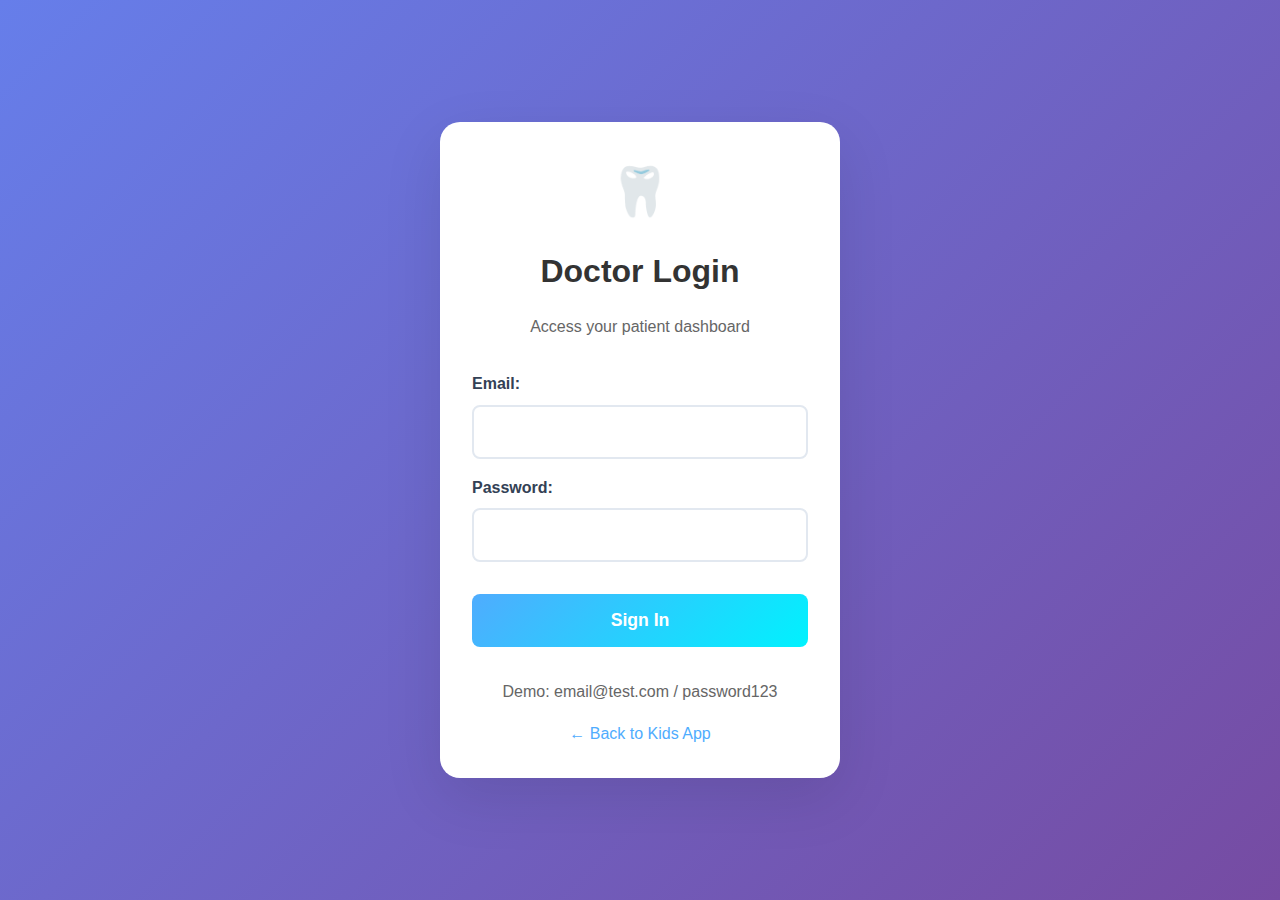
<file: login.html>
<!DOCTYPE html>
<html lang="en">
<head>
    <meta charset="UTF-8">
    <meta name="viewport" content="width=device-width, initial-scale=1.0">
    <title>🦷 Doctor Login - Dental Kids</title>
    <link rel="stylesheet" href="css/styles.css">
</head>
<body>
    <div style="min-height: 100vh; display: flex; align-items: center; justify-content: center; background: linear-gradient(135deg, #667eea 0%, #764ba2 100%);">
        <div style="background: white; padding: 2rem; border-radius: 20px; box-shadow: 0 20px 60px rgba(0,0,0,0.1); max-width: 400px; width: 100%; margin: 20px;">
            
            <div style="text-align: center; margin-bottom: 2rem;">
                <span style="font-size: 3rem;">🦷</span>
                <h1 style="color: #333; margin: 1rem 0;">Doctor Login</h1>
                <p style="color: #666;">Access your patient dashboard</p>
            </div>
            
            <form onsubmit="handleLogin(event)">
                <div style="margin-bottom: 1rem;">
                    <label style="display: block; margin-bottom: 0.5rem; font-weight: 600;">Email:</label>
                    <input type="email" id="email" required 
                           style="width: 100%; padding: 1rem; border: 2px solid #e2e8f0; border-radius: 8px; font-size: 1rem;">
                </div>
                
                <div style="margin-bottom: 2rem;">
                    <label style="display: block; margin-bottom: 0.5rem; font-weight: 600;">Password:</label>
                    <input type="password" id="password" required 
                           style="width: 100%; padding: 1rem; border: 2px solid #e2e8f0; border-radius: 8px; font-size: 1rem;">
                </div>
                
                <button type="submit" 
                        style="width: 100%; padding: 1rem; background: linear-gradient(135deg, #4facfe 0%, #00f2fe 100%); color: white; border: none; border-radius: 8px; font-size: 1.1rem; font-weight: 600; cursor: pointer;">
                    Sign In
                </button>
            </form>
            
            <div style="text-align: center; margin-top: 2rem;">
                <p style="color: #666; margin-bottom: 1rem;">Demo: email@test.com / password123</p>
                <a href="index.html" style="color: #4facfe; text-decoration: none;">← Back to Kids App</a>
            </div>
        </div>
    </div>
    
    <script>
        function handleLogin(event) {
            event.preventDefault();
            const email = document.getElementById('email').value;
            const password = document.getElementById('password').value;
            
            // Simple demo login
            if (email && password) {
                alert('Login successful! (This is a demo)');
                // Here you could redirect to a dashboard later
                window.location.href = 'index.html';
            }
        }
    </script>
</body>
</html>
</file>
<file: css/styles.css>
/* css/styles.css - Main styles for Dental Kids App */

/* ===============================
   CSS CUSTOM PROPERTIES (VARIABLES)
   =============================== */
:root {
    /* Primary Color Palette - Child-friendly and medical */
    --primary-blue: #4facfe;
    --secondary-blue: #00f2fe;
    --primary-pink: #ff9a9e;
    --secondary-pink: #fecfef;
    --primary-purple: #667eea;
    --secondary-purple: #764ba2;
    
    /* Semantic Colors */
    --success-green: #4ade80;
    --warning-yellow: #facc15;
    --error-red: #f87171;
    --info-blue: #60a5fa;
    
    /* Neutral Colors */
    --white: #ffffff;
    --light-gray: #f8fafc;
    --gray: #64748b;
    --dark-gray: #334155;
    --black: #0f172a;
    
    /* Typography */
    --font-family: 'Segoe UI', Tahoma, Geneva, Verdana, sans-serif;
    --font-size-xs: 0.75rem;   /* 12px */
    --font-size-sm: 0.875rem;  /* 14px */
    --font-size-base: 1rem;    /* 16px */
    --font-size-lg: 1.125rem;  /* 18px */
    --font-size-xl: 1.25rem;   /* 20px */
    --font-size-2xl: 1.5rem;   /* 24px */
    --font-size-3xl: 1.875rem; /* 30px */
    --font-size-4xl: 2.25rem;  /* 36px */
    --font-size-5xl: 3rem;     /* 48px */
    
    /* Spacing */
    --spacing-xs: 0.25rem;   /* 4px */
    --spacing-sm: 0.5rem;    /* 8px */
    --spacing-md: 1rem;      /* 16px */
    --spacing-lg: 1.5rem;    /* 24px */
    --spacing-xl: 2rem;      /* 32px */
    --spacing-2xl: 3rem;     /* 48px */
    --spacing-3xl: 4rem;     /* 64px */
    
    /* Border Radius */
    --radius-sm: 6px;
    --radius-md: 12px;
    --radius-lg: 16px;
    --radius-xl: 20px;
    --radius-full: 9999px;
    
    /* Shadows */
    --shadow-sm: 0 2px 8px rgba(0, 0, 0, 0.1);
    --shadow-md: 0 8px 25px rgba(0, 0, 0, 0.1);
    --shadow-lg: 0 10px 30px rgba(0, 0, 0, 0.1);
    --shadow-xl: 0 20px 40px rgba(0, 0, 0, 0.15);
    
    /* Transitions */
    --transition-fast: 0.2s ease;
    --transition-normal: 0.3s ease;
    --transition-slow: 0.5s ease;
}

/* ===============================
   RESET AND BASE STYLES
   =============================== */
*,
*::before,
*::after {
    margin: 0;
    padding: 0;
    box-sizing: border-box;
}

html {
    font-size: 16px;
    scroll-behavior: smooth;
}

body {
    font-family: var(--font-family);
    line-height: 1.6;
    color: var(--dark-gray);
    background: linear-gradient(135deg, var(--primary-purple) 0%, var(--secondary-purple) 100%);
    min-height: 100vh;
    overflow-x: hidden;
}

/* ===============================
   LOADING SCREEN
   =============================== */
.loading-screen {
    position: fixed;
    top: 0;
    left: 0;
    width: 100%;
    height: 100vh;
    background: linear-gradient(135deg, var(--primary-purple) 0%, var(--secondary-purple) 100%);
    display: flex;
    align-items: center;
    justify-content: center;
    z-index: 9999;
    opacity: 1;
    visibility: visible;
    transition: all var(--transition-slow);
}

.loading-screen.hidden {
    opacity: 0;
    visibility: hidden;
    pointer-events: none;
}

.loading-animation {
    text-align: center;
    color: var(--white);
}

.tooth-loader {
    font-size: var(--font-size-5xl);
    animation: bounce 1s infinite;
    margin-bottom: var(--spacing-md);
}

.loading-text {
    font-size: var(--font-size-lg);
    font-weight: 600;
}

/* ===============================
   MAIN APP CONTAINER
   =============================== */
.app-container {
    min-height: 100vh;
    background: var(--white);
    border-radius: var(--radius-xl);
    margin: var(--spacing-md);
    box-shadow: var(--shadow-xl);
    overflow: hidden;
    position: relative;
}

/* ===============================
   HEADER STYLES
   =============================== */
.app-header {
    background: linear-gradient(135deg, var(--primary-blue) 0%, var(--secondary-blue) 100%);
    color: var(--white);
    padding: var(--spacing-md) var(--spacing-xl);
    position: sticky;
    top: 0;
    z-index: 100;
    backdrop-filter: blur(10px);
}

.header-content {
    display: flex;
    align-items: center;
    justify-content: space-between;
    max-width: 1200px;
    margin: 0 auto;
    gap: var(--spacing-lg);
}

.logo-section {
    display: flex;
    align-items: center;
    gap: var(--spacing-md);
}

.logo-icon {
    font-size: var(--font-size-4xl);
    animation: bounce 2s infinite;
    filter: drop-shadow(2px 2px 4px rgba(0, 0, 0, 0.2));
}

.app-title {
    font-size: var(--font-size-3xl);
    font-weight: 800;
    margin: 0;
    text-shadow: 2px 2px 4px rgba(0, 0, 0, 0.1);
}

.app-tagline {
    font-size: var(--font-size-sm);
    opacity: 0.9;
    margin: 0;
    font-weight: 500;
}

/* ===============================
   NAVIGATION STYLES
   =============================== */
.main-navigation {
    display: flex;
    gap: var(--spacing-sm);
    align-items: center;
}

.nav-btn {
    display: flex;
    flex-direction: column;
    align-items: center;
    gap: var(--spacing-xs);
    padding: var(--spacing-sm) var(--spacing-md);
    background: rgba(255, 255, 255, 0.2);
    border: none;
    border-radius: var(--radius-md);
    color: var(--white);
    cursor: pointer;
    transition: all var(--transition-normal);
    backdrop-filter: blur(10px);
    min-width: 70px;
    position: relative;
    overflow: hidden;
}

.nav-btn::before {
    content: '';
    position: absolute;
    top: 0;
    left: -100%;
    width: 100%;
    height: 100%;
    background: linear-gradient(90deg, transparent, rgba(255, 255, 255, 0.2), transparent);
    transition: left var(--transition-slow);
}

.nav-btn:hover::before {
    left: 100%;
}

.nav-btn:hover,
.nav-btn.active {
    background: rgba(255, 255, 255, 0.3);
    transform: translateY(-2px);
    box-shadow: 0 8px 20px rgba(0, 0, 0, 0.2);
}

.nav-btn.active {
    background: rgba(255, 255, 255, 0.4);
    box-shadow: 0 8px 25px rgba(0, 0, 0, 0.3);
}

.nav-icon {
    font-size: var(--font-size-xl);
    margin-bottom: var(--spacing-xs);
}

.nav-text {
    font-size: var(--font-size-xs);
    font-weight: 600;
    letter-spacing: 0.5px;
}

.sound-toggle {
    padding: var(--spacing-sm);
    background: rgba(255, 255, 255, 0.2);
    border: none;
    border-radius: var(--radius-full);
    color: var(--white);
    cursor: pointer;
    transition: all var(--transition-normal);
    backdrop-filter: blur(10px);
    width: 50px;
    height: 50px;
    display: flex;
    align-items: center;
    justify-content: center;
}

.sound-toggle:hover {
    background: rgba(255, 255, 255, 0.3);
    transform: scale(1.1);
}

.sound-icon {
    font-size: var(--font-size-xl);
}

/* ===============================
   MAIN CONTENT STYLES
   =============================== */
.main-content {
    padding: var(--spacing-xl);
    max-width: 1200px;
    margin: 0 auto;
    min-height: calc(100vh - 120px);
}

.content-section {
    display: none;
    animation: fadeIn var(--transition-slow) ease-in-out;
}

.content-section.active {
    display: block;
}

/* ===============================
   HERO SECTION STYLES
   =============================== */
.hero-area {
    text-align: center;
    padding: var(--spacing-3xl) var(--spacing-xl);
    background: linear-gradient(135deg, var(--primary-pink) 0%, var(--secondary-pink) 50%, var(--secondary-pink) 100%);
    border-radius: var(--radius-xl);
    margin-bottom: var(--spacing-3xl);
    position: relative;
    overflow: hidden;
}

.hero-area::before {
    content: '';
    position: absolute;
    top: -50%;
    right: -50%;
    width: 200%;
    height: 200%;
    background: radial-gradient(circle, rgba(255, 255, 255, 0.1) 0%, transparent 70%);
    animation: rotate 20s linear infinite;
}

.hero-content {
    position: relative;
    z-index: 2;
}

.hero-title {
    font-size: var(--font-size-5xl);
    color: var(--dark-gray);
    margin-bottom: var(--spacing-lg);
    font-weight: 800;
    text-shadow: 2px 2px 4px rgba(0, 0, 0, 0.1);
    line-height: 1.2;
}

.hero-description {
    font-size: var(--font-size-lg);
    color: var(--gray);
    max-width: 600px;
    margin: 0 auto var(--spacing-xl);
    line-height: 1.7;
}

.character-mascot {
    margin: var(--spacing-xl) 0;
    position: relative;
}

.mascot-tooth {
    font-size: 5rem;
    position: relative;
    display: inline-block;
    animation: float 3s ease-in-out infinite;
    filter: drop-shadow(4px 4px 8px rgba(0, 0, 0, 0.2));
}

.mascot-face {
    position: absolute;
    top: 50%;
    left: 50%;
    transform: translate(-50%, -50%);
}

.cta-button {
    display: inline-flex;
    align-items: center;
    gap: var(--spacing-sm);
    padding: var(--spacing-md) var(--spacing-xl);
    background: linear-gradient(135deg, var(--primary-purple) 0%, var(--secondary-purple) 100%);
    color: var(--white);
    border: none;
    border-radius: var(--radius-full);
    font-size: var(--font-size-lg);
    font-weight: 600;
    cursor: pointer;
    transition: all var(--transition-normal);
    box-shadow: 0 8px 25px rgba(102, 126, 234, 0.3);
    position: relative;
    overflow: hidden;
}

.cta-button::before {
    content: '';
    position: absolute;
    top: 0;
    left: -100%;
    width: 100%;
    height: 100%;
    background: linear-gradient(90deg, transparent, rgba(255, 255, 255, 0.2), transparent);
    transition: left var(--transition-slow);
}

.cta-button:hover::before {
    left: 100%;
}

.cta-button:hover {
    transform: translateY(-3px);
    box-shadow: 0 12px 35px rgba(102, 126, 234, 0.4);
}

.cta-button:active {
    transform: translateY(-1px);
}

.button-icon {
    animation: sparkle 2s ease-in-out infinite;
}

/* ===============================
   STATS GRID STYLES
   =============================== */
.stats-grid {
    display: grid;
    grid-template-columns: repeat(auto-fit, minmax(280px, 1fr));
    gap: var(--spacing-xl);
    margin: var(--spacing-xl) 0;
}

.stat-card {
    background: var(--white);
    padding: var(--spacing-xl);
    border-radius: var(--radius-lg);
    text-align: center;
    box-shadow: var(--shadow-md);
    transition: all var(--transition-normal);
    position: relative;
    overflow: hidden;
}

.stat-card::before {
    content: '';
    position: absolute;
    top: 0;
    left: 0;
    right: 0;
    height: 4px;
    background: linear-gradient(90deg, var(--primary-blue), var(--primary-pink), var(--primary-purple));
    transform: scaleX(0);
    transition: transform var(--transition-normal);
}

.stat-card:hover::before {
    transform: scaleX(1);
}

.stat-card:hover {
    transform: translateY(-8px);
    box-shadow: var(--shadow-xl);
}

.stat-icon {
    font-size: var(--font-size-5xl);
    margin-bottom: var(--spacing-md);
    display: block;
    animation: pulse 2s ease-in-out infinite;
}

.stat-title {
    font-size: var(--font-size-2xl);
    color: var(--dark-gray);
    margin-bottom: var(--spacing-sm);
    font-weight: 700;
}

.stat-description {
    color: var(--gray);
    line-height: 1.6;
    font-size: var(--font-size-base);
}

/* ===============================
   SECTION HEADERS
   =============================== */
.section-header {
    text-align: center;
    margin-bottom: var(--spacing-3xl);
    position: relative;
}

.section-title {
    font-size: var(--font-size-4xl);
    color: var(--dark-gray);
    margin-bottom: var(--spacing-md);
    font-weight: 800;
    position: relative;
    display: inline-block;
}

.section-title::after {
    content: '';
    position: absolute;
    bottom: -8px;
    left: 50%;
    transform: translateX(-50%);
    width: 80px;
    height: 4px;
    background: linear-gradient(90deg, var(--primary-blue), var(--primary-pink));
    border-radius: var(--radius-full);
}

.section-description {
    font-size: var(--font-size-lg);
    color: var(--gray);
    max-width: 600px;
    margin: 0 auto;
    line-height: 1.6;
}

/* ===============================
   PROCEDURES GRID
   =============================== */
.procedures-grid {
    display: grid;
    grid-template-columns: repeat(auto-fit, minmax(320px, 1fr));
    gap: var(--spacing-xl);
}

.procedure-card {
    background: var(--white);
    border-radius: var(--radius-xl);
    padding: var(--spacing-xl);
    box-shadow: var(--shadow-lg);
    transition: all var(--transition-normal);
    cursor: pointer;
    position: relative;
    overflow: hidden;
}

.procedure-card::before {
    content: '';
    position: absolute;
    top: 0;
    left: 0;
    right: 0;
    height: 6px;
    background: linear-gradient(90deg, var(--primary-blue), var(--primary-pink), var(--primary-purple));
    transform: scaleX(0);
    transition: transform var(--transition-normal);
}

.procedure-card:hover::before {
    transform: scaleX(1);
}

.procedure-card:hover {
    transform: translateY(-10px);
    box-shadow: var(--shadow-xl);
}

.card-header {
    text-align: center;
    margin-bottom: var(--spacing-lg);
}

.procedure-icon {
    font-size: var(--font-size-5xl);
    margin-bottom: var(--spacing-md);
    display: block;
    animation: bounce 2s ease-in-out infinite;
}

.procedure-title {
    font-size: var(--font-size-2xl);
    color: var(--dark-gray);
    margin-bottom: var(--spacing-sm);
    font-weight: 700;
}

.card-content {
    margin-bottom: var(--spacing-lg);
}

.procedure-description {
    color: var(--gray);
    margin-bottom: var(--spacing-lg);
    line-height: 1.6;
    font-size: var(--font-size-base);
}

.difficulty-indicator {
    display: flex;
    align-items: center;
    gap: var(--spacing-sm);
    margin-bottom: var(--spacing-lg);
    justify-content: center;
}

.difficulty-label {
    font-size: var(--font-size-sm);
    color: var(--gray);
    font-weight: 600;
}

.difficulty-stars {
    display: flex;
    gap: var(--spacing-xs);
}

.star {
    opacity: 0.3;
    transition: opacity var(--transition-fast);
}

.star.active {
    opacity: 1;
    animation: twinkle 2s ease-in-out infinite;
}

.card-footer {
    margin-top: auto;
}

.start-procedure-btn {
    width: 100%;
    padding: var(--spacing-md);
    background: linear-gradient(135deg, var(--primary-pink) 0%, var(--secondary-pink) 100%);
    color: var(--dark-gray);
    border: none;
    border-radius: var(--radius-md);
    font-weight: 600;
    font-size: var(--font-size-base);
    cursor: pointer;
    transition: all var(--transition-normal);
    position: relative;
    overflow: hidden;
}

.start-procedure-btn::before {
    content: '';
    position: absolute;
    top: 0;
    left: -100%;
    width: 100%;
    height: 100%;
    background: linear-gradient(90deg, transparent, rgba(255, 255, 255, 0.3), transparent);
    transition: left var(--transition-slow);
}

.start-procedure-btn:hover::before {
    left: 100%;
}

.start-procedure-btn:hover {
    transform: translateY(-2px);
    box-shadow: 0 8px 20px rgba(255, 154, 158, 0.4);
}

/* ===============================
   RESPONSIVE DESIGN
   =============================== */
@media (max-width: 768px) {
    .app-container {
        margin: var(--spacing-sm);
        border-radius: var(--radius-lg);
    }
    
    .header-content {
        flex-direction: column;
        gap: var(--spacing-md);
        padding: var(--spacing-sm) 0;
    }
    
    .main-navigation {
        justify-content: center;
        flex-wrap: wrap;
        gap: var(--spacing-xs);
    }
    
    .nav-btn {
        min-width: 60px;
        padding: var(--spacing-xs) var(--spacing-sm);
    }
    
    .hero-title {
        font-size: var(--font-size-3xl);
    }
    
    .mascot-tooth {
        font-size: 4rem;
    }
    
    .main-content {
        padding: var(--spacing-lg);
    }
    
    .hero-area {
        padding: var(--spacing-xl) var(--spacing-md);
    }
    
    .procedures-grid {
        grid-template-columns: 1fr;
    }
    
    .stats-grid {
        grid-template-columns: 1fr;
    }
}

@media (max-width: 480px) {
    .nav-text {
        font-size: 0.65rem;
    }
    
    .hero-title {
        font-size: var(--font-size-2xl);
    }
    
    .section-title {
        font-size: var(--font-size-3xl);
    }
    
    .procedure-card {
        padding: var(--spacing-lg);
    }
    
    .main-content {
        padding: var(--spacing-md);
    }
    
    .app-title {
        font-size: var(--font-size-2xl);
    }
}
</file>
